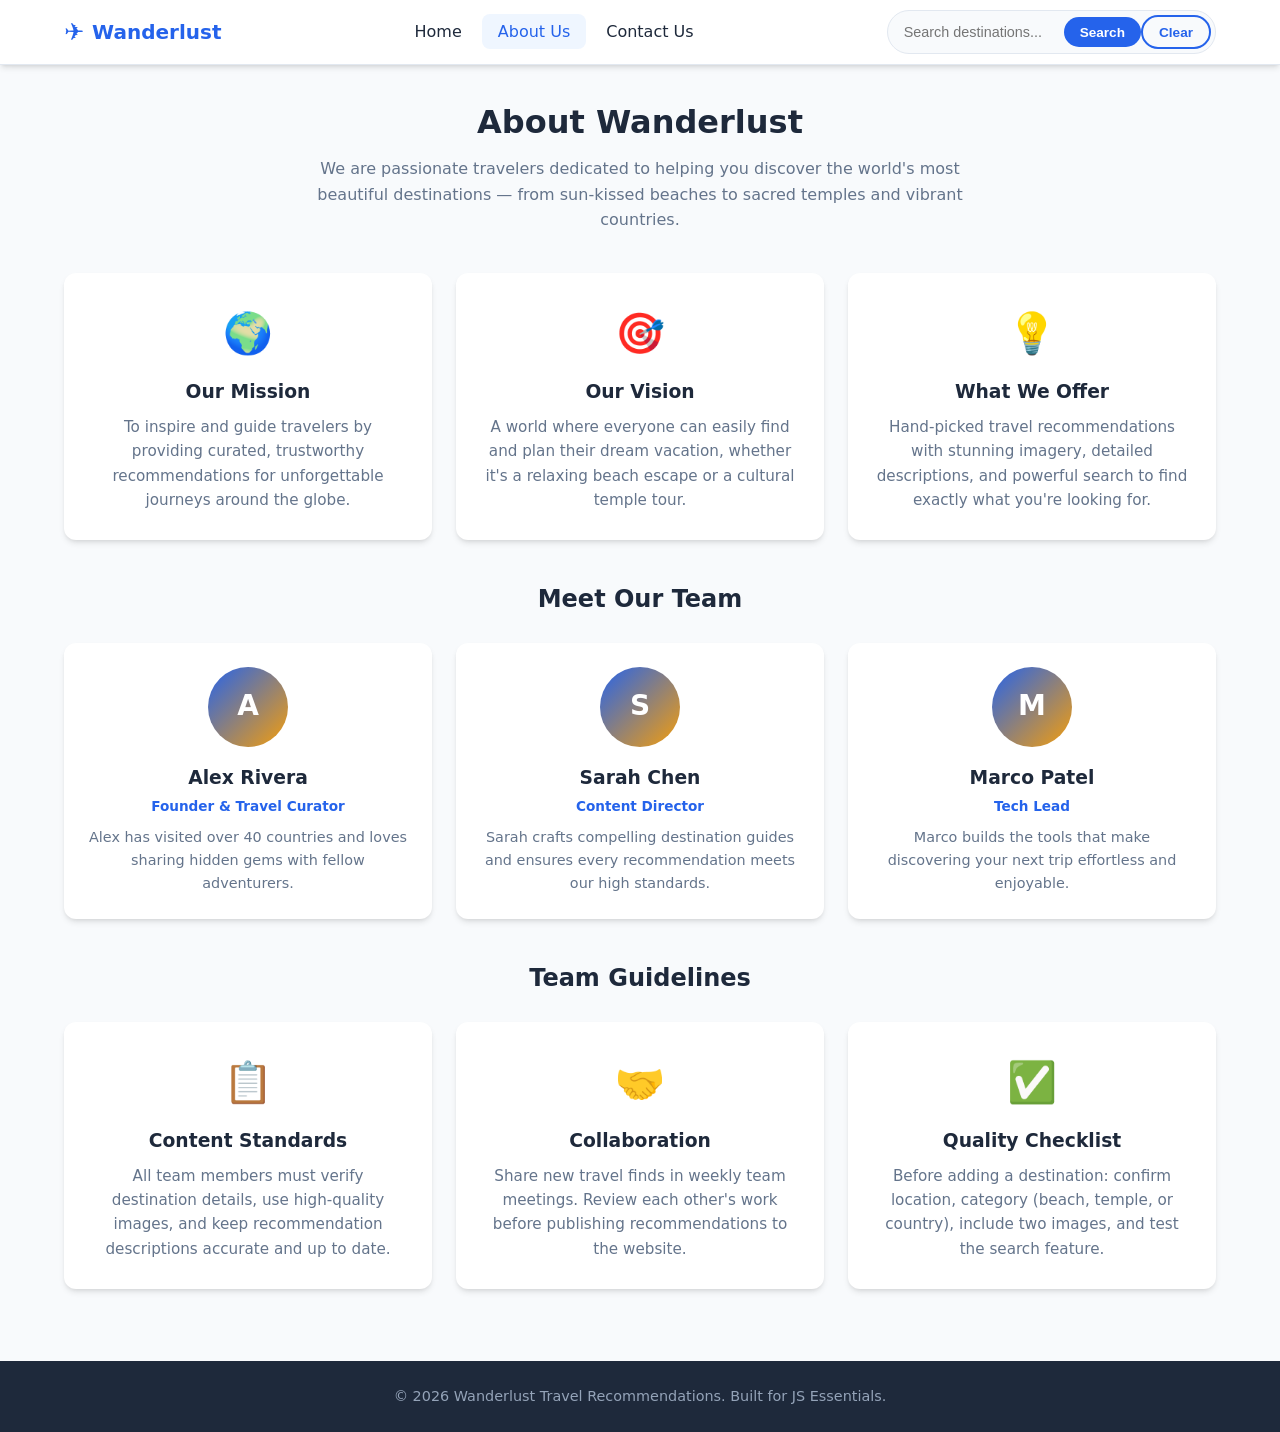
<file: about.html>
<!DOCTYPE html>
<html lang="en">
  <head>
    <meta charset="UTF-8" />
    <meta name="viewport" content="width=device-width, initial-scale=1.0" />
    <title>About Us — Wanderlust</title>
    <link rel="stylesheet" href="css/styles.css" />
  </head>
  <body>
    <nav class="navbar">
      <div class="nav-container">
        <a href="index.html" class="logo">
          <span class="logo-icon">✈️</span>
          Wanderlust
        </a>

        <ul class="nav-menu">
          <li><a href="index.html">Home</a></li>
          <li><a href="about.html">About Us</a></li>
          <li><a href="contact.html">Contact Us</a></li>
        </ul>

        <div class="nav-actions">
          <div class="search-box">
            <input
              type="text"
              id="search-input"
              placeholder="Search destinations..."
              aria-label="Search destinations"
            />
            <button class="btn btn-primary btn-search" id="search-btn">
              Search
            </button>
            <button class="btn btn-outline btn-search" id="clear-btn">
              Clear
            </button>
          </div>
        </div>
      </div>
    </nav>

    <main>
      <section class="about-hero">
        <h1>About Wanderlust</h1>
        <p style="color: var(--text-muted); max-width: 650px; margin: 0 auto">
          We are passionate travelers dedicated to helping you discover the
          world's most beautiful destinations — from sun-kissed beaches to
          sacred temples and vibrant countries.
        </p>
      </section>

      <section class="about-grid">
        <div class="about-card">
          <div class="icon">🌍</div>
          <h3>Our Mission</h3>
          <p>
            To inspire and guide travelers by providing curated, trustworthy
            recommendations for unforgettable journeys around the globe.
          </p>
        </div>
        <div class="about-card">
          <div class="icon">🎯</div>
          <h3>Our Vision</h3>
          <p>
            A world where everyone can easily find and plan their dream
            vacation, whether it's a relaxing beach escape or a cultural temple
            tour.
          </p>
        </div>
        <div class="about-card">
          <div class="icon">💡</div>
          <h3>What We Offer</h3>
          <p>
            Hand-picked travel recommendations with stunning imagery, detailed
            descriptions, and powerful search to find exactly what you're
            looking for.
          </p>
        </div>
      </section>

      <section class="team-section">
        <h2>Meet Our Team</h2>
        <div class="team-grid">
          <div class="team-member">
            <div class="team-avatar">A</div>
            <h3>Alex Rivera</h3>
            <p class="role">Founder & Travel Curator</p>
            <p>
              Alex has visited over 40 countries and loves sharing hidden gems
              with fellow adventurers.
            </p>
          </div>
          <div class="team-member">
            <div class="team-avatar">S</div>
            <h3>Sarah Chen</h3>
            <p class="role">Content Director</p>
            <p>
              Sarah crafts compelling destination guides and ensures every
              recommendation meets our high standards.
            </p>
          </div>
          <div class="team-member">
            <div class="team-avatar">M</div>
            <h3>Marco Patel</h3>
            <p class="role">Tech Lead</p>
            <p>
              Marco builds the tools that make discovering your next trip
              effortless and enjoyable.
            </p>
          </div>
        </div>
      </section>

      <section class="team-section" style="margin-top: 2.5rem">
        <h2>Team Guidelines</h2>
        <div class="about-grid">
          <div class="about-card">
            <div class="icon">📋</div>
            <h3>Content Standards</h3>
            <p>
              All team members must verify destination details, use high-quality
              images, and keep recommendation descriptions accurate and up to date.
            </p>
          </div>
          <div class="about-card">
            <div class="icon">🤝</div>
            <h3>Collaboration</h3>
            <p>
              Share new travel finds in weekly team meetings. Review each other's
              work before publishing recommendations to the website.
            </p>
          </div>
          <div class="about-card">
            <div class="icon">✅</div>
            <h3>Quality Checklist</h3>
            <p>
              Before adding a destination: confirm location, category (beach,
              temple, or country), include two images, and test the search feature.
            </p>
          </div>
        </div>
      </section>
    </main>

    <footer>
      <p>&copy; 2026 Wanderlust Travel Recommendations. Built for JS Essentials.</p>
    </footer>

    <script src="js/data.js"></script>
    <script src="js/main.js"></script>
  </body>
</html>
</file>
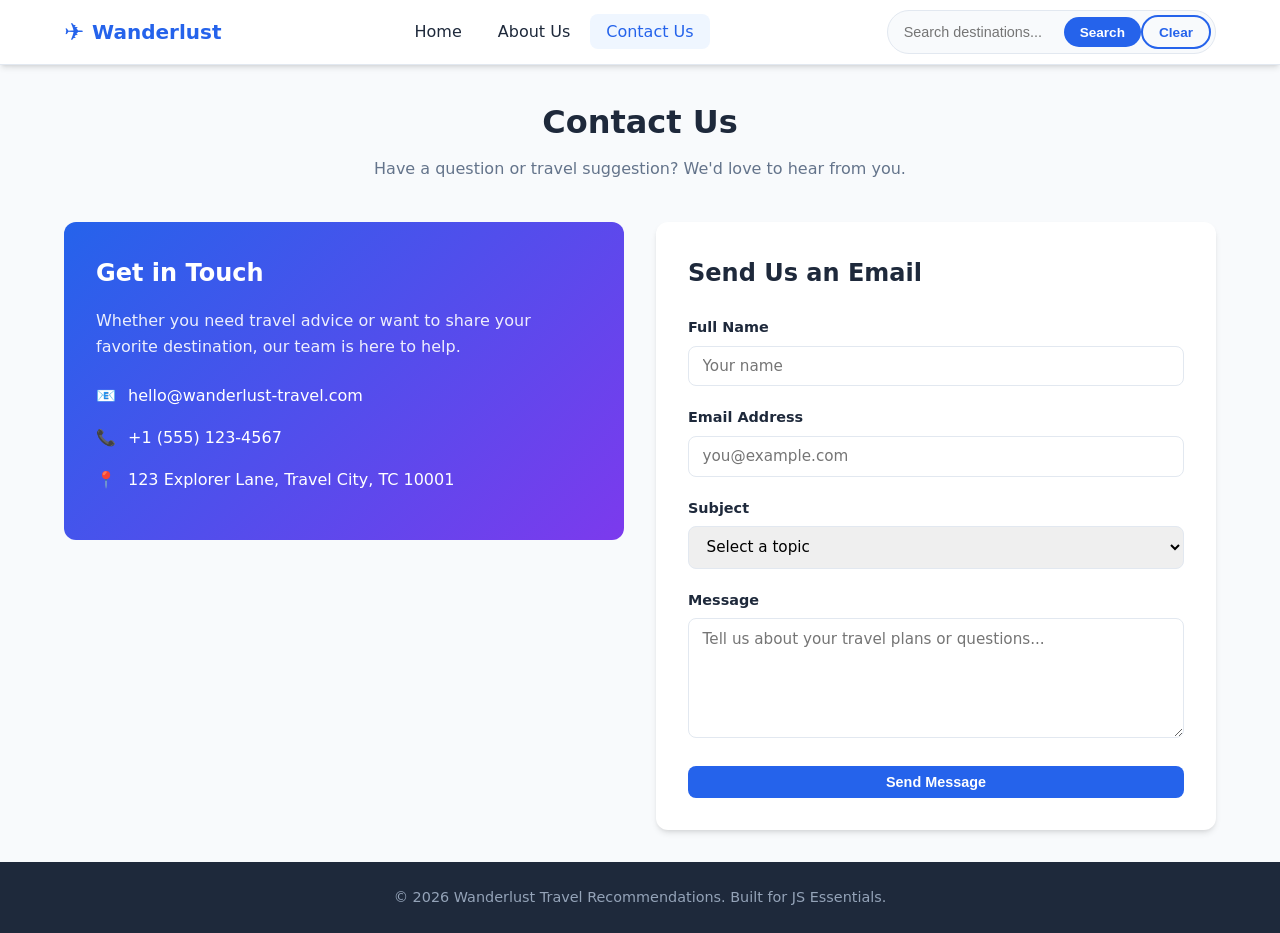
<file: contact.html>
<!DOCTYPE html>
<html lang="en">
  <head>
    <meta charset="UTF-8" />
    <meta name="viewport" content="width=device-width, initial-scale=1.0" />
    <title>Contact Us — Wanderlust</title>
    <link rel="stylesheet" href="css/styles.css" />
  </head>
  <body>
    <nav class="navbar">
      <div class="nav-container">
        <a href="index.html" class="logo">
          <span class="logo-icon">✈️</span>
          Wanderlust
        </a>

        <ul class="nav-menu">
          <li><a href="index.html">Home</a></li>
          <li><a href="about.html">About Us</a></li>
          <li><a href="contact.html">Contact Us</a></li>
        </ul>

        <div class="nav-actions">
          <div class="search-box">
            <input
              type="text"
              id="search-input"
              placeholder="Search destinations..."
              aria-label="Search destinations"
            />
            <button class="btn btn-primary btn-search" id="search-btn">
              Search
            </button>
            <button class="btn btn-outline btn-search" id="clear-btn">
              Clear
            </button>
          </div>
        </div>
      </div>
    </nav>

    <main>
      <section class="about-hero">
        <h1>Contact Us</h1>
        <p style="color: var(--text-muted)">
          Have a question or travel suggestion? We'd love to hear from you.
        </p>
      </section>

      <div class="contact-container">
        <div class="contact-info">
          <h2>Get in Touch</h2>
          <p>
            Whether you need travel advice or want to share your favorite
            destination, our team is here to help.
          </p>
          <div class="contact-detail">
            <span>📧</span>
            <span>hello@wanderlust-travel.com</span>
          </div>
          <div class="contact-detail">
            <span>📞</span>
            <span>+1 (555) 123-4567</span>
          </div>
          <div class="contact-detail">
            <span>📍</span>
            <span>123 Explorer Lane, Travel City, TC 10001</span>
          </div>
        </div>

        <form class="contact-form" id="contact-form">
          <h2>Send Us an Email</h2>

          <div class="form-group">
            <label for="name">Full Name</label>
            <input
              type="text"
              id="name"
              name="name"
              placeholder="Your name"
              required
            />
          </div>

          <div class="form-group">
            <label for="email">Email Address</label>
            <input
              type="email"
              id="email"
              name="email"
              placeholder="you@example.com"
              required
            />
          </div>

          <div class="form-group">
            <label for="subject">Subject</label>
            <select id="subject" name="subject" required>
              <option value="">Select a topic</option>
              <option value="general">General Inquiry</option>
              <option value="recommendation">Travel Recommendation</option>
              <option value="feedback">Feedback</option>
              <option value="partnership">Partnership</option>
            </select>
          </div>

          <div class="form-group">
            <label for="message">Message</label>
            <textarea
              id="message"
              name="message"
              placeholder="Tell us about your travel plans or questions..."
              required
            ></textarea>
          </div>

          <button type="submit" class="btn btn-primary" style="width: 100%">
            Send Message
          </button>

          <div class="form-success" id="form-success">
            Thank you! Your message has been sent successfully.
          </div>
        </form>
      </div>
    </main>

    <footer>
      <p>&copy; 2026 Wanderlust Travel Recommendations. Built for JS Essentials.</p>
    </footer>

    <script src="js/data.js"></script>
    <script src="js/main.js"></script>
  </body>
</html>
</file>
<file: css/styles.css>
*,
*::before,
*::after {
  box-sizing: border-box;
  margin: 0;
  padding: 0;
}

:root {
  --primary: #2563eb;
  --primary-dark: #1d4ed8;
  --accent: #f59e0b;
  --bg: #f8fafc;
  --surface: #ffffff;
  --text: #1e293b;
  --text-muted: #64748b;
  --border: #e2e8f0;
  --shadow: 0 4px 6px -1px rgb(0 0 0 / 0.1), 0 2px 4px -2px rgb(0 0 0 / 0.1);
  --radius: 12px;
}

body {
  font-family: "Segoe UI", system-ui, -apple-system, sans-serif;
  background: var(--bg);
  color: var(--text);
  line-height: 1.6;
  min-height: 100vh;
  display: flex;
  flex-direction: column;
}

/* Navigation */
.navbar {
  background: var(--surface);
  border-bottom: 1px solid var(--border);
  box-shadow: var(--shadow);
  position: sticky;
  top: 0;
  z-index: 100;
}

.nav-container {
  max-width: 1200px;
  margin: 0 auto;
  padding: 0 1.5rem;
  display: flex;
  align-items: center;
  justify-content: space-between;
  gap: 1rem;
  min-height: 64px;
  flex-wrap: wrap;
}

.logo {
  display: flex;
  align-items: center;
  gap: 0.5rem;
  text-decoration: none;
  color: var(--primary);
  font-weight: 700;
  font-size: 1.25rem;
}

.logo-icon {
  font-size: 1.5rem;
}

.nav-menu {
  display: flex;
  list-style: none;
  gap: 0.25rem;
}

.nav-menu a {
  text-decoration: none;
  color: var(--text);
  padding: 0.5rem 1rem;
  border-radius: 8px;
  font-weight: 500;
  transition: background 0.2s, color 0.2s;
}

.nav-menu a:hover,
.nav-menu a.active {
  background: #eff6ff;
  color: var(--primary);
}

.nav-actions {
  display: flex;
  align-items: center;
  gap: 0.75rem;
  flex-wrap: wrap;
}

.search-box {
  display: flex;
  align-items: center;
  background: var(--bg);
  border: 1px solid var(--border);
  border-radius: 999px;
  padding: 0.25rem 0.25rem 0.25rem 1rem;
  transition: border-color 0.2s, box-shadow 0.2s;
}

.search-box:focus-within {
  border-color: var(--primary);
  box-shadow: 0 0 0 3px rgb(37 99 235 / 0.15);
}

.search-box input {
  border: none;
  background: transparent;
  outline: none;
  font-size: 0.9rem;
  width: 160px;
  padding: 0.4rem 0;
}

.btn {
  display: inline-flex;
  align-items: center;
  justify-content: center;
  gap: 0.4rem;
  padding: 0.5rem 1.25rem;
  border: none;
  border-radius: 8px;
  font-size: 0.9rem;
  font-weight: 600;
  cursor: pointer;
  transition: background 0.2s, transform 0.15s, box-shadow 0.2s;
  text-decoration: none;
}

.btn:active {
  transform: scale(0.97);
}

.btn-primary {
  background: var(--primary);
  color: white;
}

.btn-primary:hover {
  background: var(--primary-dark);
}

.btn-accent {
  background: var(--accent);
  color: white;
}

.btn-accent:hover {
  background: #d97706;
}

.btn-outline {
  background: transparent;
  color: var(--primary);
  border: 2px solid var(--primary);
}

.btn-outline:hover {
  background: #eff6ff;
}

.btn-search {
  border-radius: 999px;
  padding: 0.45rem 1rem;
  font-size: 0.85rem;
}

/* Main content */
main {
  flex: 1;
  max-width: 1200px;
  margin: 0 auto;
  padding: 2rem 1.5rem;
  width: 100%;
}

.hero {
  text-align: center;
  padding: 3rem 1rem;
  background: linear-gradient(135deg, #eff6ff 0%, #fef3c7 100%);
  border-radius: var(--radius);
  margin-bottom: 2.5rem;
}

.hero h1 {
  font-size: clamp(1.75rem, 4vw, 2.75rem);
  margin-bottom: 0.75rem;
  color: var(--text);
}

.hero p {
  color: var(--text-muted);
  font-size: 1.1rem;
  max-width: 600px;
  margin: 0 auto 1.5rem;
}

.hero-buttons {
  display: flex;
  gap: 1rem;
  justify-content: center;
  flex-wrap: wrap;
}

.section-title {
  font-size: 1.5rem;
  margin-bottom: 1.25rem;
  color: var(--text);
}

.section-title span {
  color: var(--primary);
}

/* Category quick filters */
.category-filters {
  display: flex;
  gap: 0.75rem;
  flex-wrap: wrap;
  margin-bottom: 2rem;
}

.filter-btn {
  padding: 0.5rem 1.25rem;
  border: 2px solid var(--border);
  background: var(--surface);
  border-radius: 999px;
  cursor: pointer;
  font-weight: 500;
  transition: all 0.2s;
}

.filter-btn:hover,
.filter-btn.active {
  border-color: var(--primary);
  background: #eff6ff;
  color: var(--primary);
}

/* Results grid */
.results-grid {
  display: grid;
  grid-template-columns: repeat(auto-fill, minmax(280px, 1fr));
  gap: 1.5rem;
  margin-bottom: 2rem;
}

.card {
  background: var(--surface);
  border-radius: var(--radius);
  overflow: hidden;
  box-shadow: var(--shadow);
  transition: transform 0.2s, box-shadow 0.2s;
}

.card:hover {
  transform: translateY(-4px);
  box-shadow: 0 10px 25px -5px rgb(0 0 0 / 0.12);
}

.card-image {
  width: 100%;
  height: 180px;
  object-fit: cover;
}

.card-body {
  padding: 1.25rem;
}

.card-badge {
  display: inline-block;
  padding: 0.2rem 0.65rem;
  border-radius: 999px;
  font-size: 0.75rem;
  font-weight: 600;
  text-transform: uppercase;
  letter-spacing: 0.03em;
  margin-bottom: 0.5rem;
}

.badge-beach {
  background: #dbeafe;
  color: #1d4ed8;
}

.badge-temple {
  background: #fce7f3;
  color: #be185d;
}

.badge-country {
  background: #d1fae5;
  color: #047857;
}

.card h3 {
  font-size: 1.1rem;
  margin-bottom: 0.35rem;
}

.card p {
  color: var(--text-muted);
  font-size: 0.9rem;
}

.no-results {
  text-align: center;
  padding: 3rem;
  color: var(--text-muted);
  grid-column: 1 / -1;
}

.no-results-icon {
  font-size: 3rem;
  margin-bottom: 0.5rem;
}

/* About page */
.about-hero {
  text-align: center;
  margin-bottom: 2.5rem;
}

.about-hero h1 {
  font-size: 2rem;
  margin-bottom: 0.5rem;
}

.about-grid {
  display: grid;
  grid-template-columns: repeat(auto-fit, minmax(260px, 1fr));
  gap: 1.5rem;
  margin-bottom: 2.5rem;
}

.about-card {
  background: var(--surface);
  padding: 1.75rem;
  border-radius: var(--radius);
  box-shadow: var(--shadow);
  text-align: center;
}

.about-card .icon {
  font-size: 2.5rem;
  margin-bottom: 0.75rem;
}

.about-card h3 {
  margin-bottom: 0.5rem;
}

.about-card p {
  color: var(--text-muted);
  font-size: 0.95rem;
}

.team-section h2 {
  margin-bottom: 1.5rem;
  text-align: center;
}

.team-grid {
  display: grid;
  grid-template-columns: repeat(auto-fit, minmax(220px, 1fr));
  gap: 1.5rem;
}

.team-member {
  background: var(--surface);
  border-radius: var(--radius);
  padding: 1.5rem;
  text-align: center;
  box-shadow: var(--shadow);
}

.team-avatar {
  width: 80px;
  height: 80px;
  border-radius: 50%;
  background: linear-gradient(135deg, var(--primary), var(--accent));
  color: white;
  display: flex;
  align-items: center;
  justify-content: center;
  font-size: 1.75rem;
  font-weight: 700;
  margin: 0 auto 1rem;
}

.team-member h3 {
  margin-bottom: 0.25rem;
}

.team-member .role {
  color: var(--primary);
  font-size: 0.85rem;
  font-weight: 600;
  margin-bottom: 0.5rem;
}

.team-member p {
  color: var(--text-muted);
  font-size: 0.9rem;
}

/* Contact page */
.contact-container {
  display: grid;
  grid-template-columns: 1fr 1fr;
  gap: 2rem;
  align-items: start;
}

@media (max-width: 768px) {
  .contact-container {
    grid-template-columns: 1fr;
  }
}

.contact-info {
  background: linear-gradient(135deg, var(--primary), #7c3aed);
  color: white;
  padding: 2rem;
  border-radius: var(--radius);
}

.contact-info h2 {
  margin-bottom: 1rem;
}

.contact-info p {
  opacity: 0.9;
  margin-bottom: 1.5rem;
}

.contact-detail {
  display: flex;
  align-items: center;
  gap: 0.75rem;
  margin-bottom: 1rem;
}

.contact-form {
  background: var(--surface);
  padding: 2rem;
  border-radius: var(--radius);
  box-shadow: var(--shadow);
}

.contact-form h2 {
  margin-bottom: 1.5rem;
}

.form-group {
  margin-bottom: 1.25rem;
}

.form-group label {
  display: block;
  font-weight: 600;
  margin-bottom: 0.4rem;
  font-size: 0.9rem;
}

.form-group input,
.form-group textarea,
.form-group select {
  width: 100%;
  padding: 0.65rem 0.85rem;
  border: 1px solid var(--border);
  border-radius: 8px;
  font-size: 0.95rem;
  font-family: inherit;
  transition: border-color 0.2s, box-shadow 0.2s;
}

.form-group input:focus,
.form-group textarea:focus,
.form-group select:focus {
  outline: none;
  border-color: var(--primary);
  box-shadow: 0 0 0 3px rgb(37 99 235 / 0.15);
}

.form-group textarea {
  resize: vertical;
  min-height: 120px;
}

.form-success {
  display: none;
  background: #d1fae5;
  color: #047857;
  padding: 1rem;
  border-radius: 8px;
  margin-top: 1rem;
  text-align: center;
  font-weight: 500;
}

.form-success.show {
  display: block;
}

/* Footer */
footer {
  background: var(--text);
  color: #94a3b8;
  text-align: center;
  padding: 1.5rem;
  margin-top: auto;
  font-size: 0.9rem;
}

footer a {
  color: #60a5fa;
  text-decoration: none;
}

footer a:hover {
  text-decoration: underline;
}
</file>
